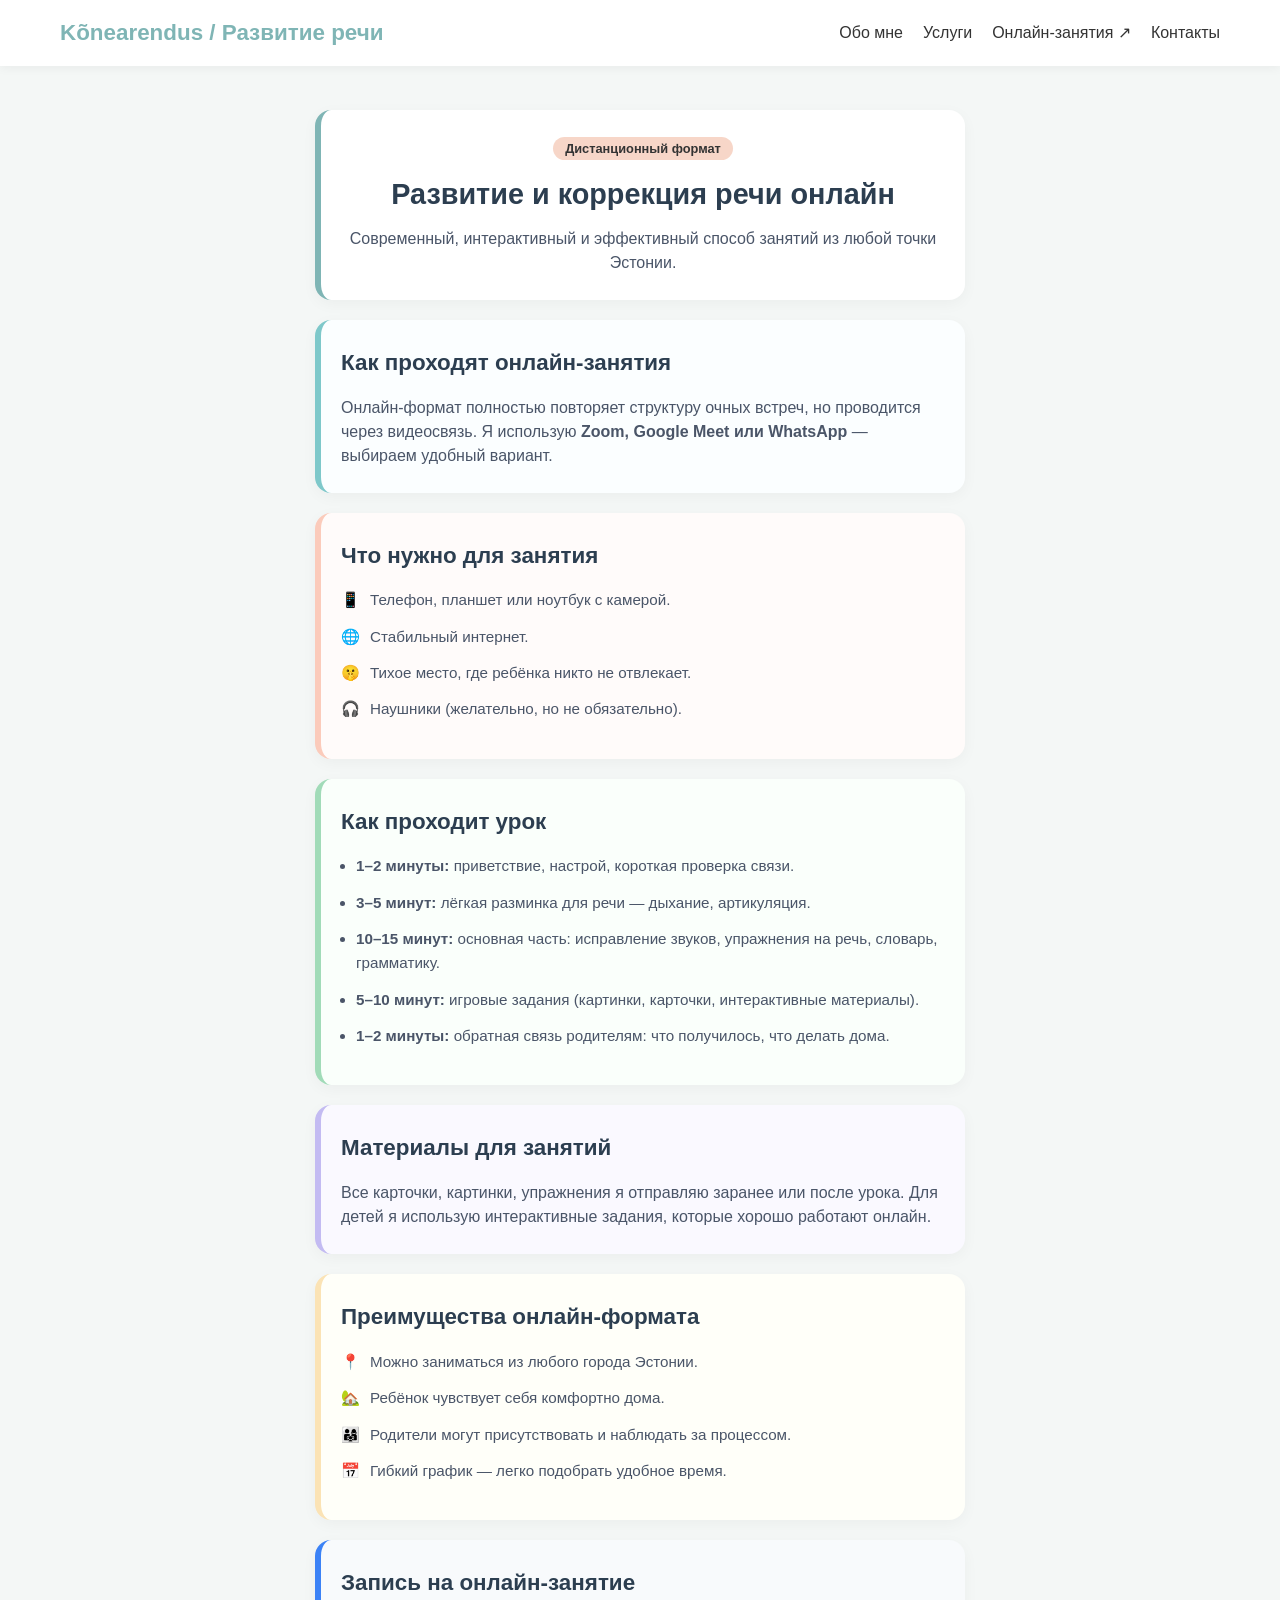
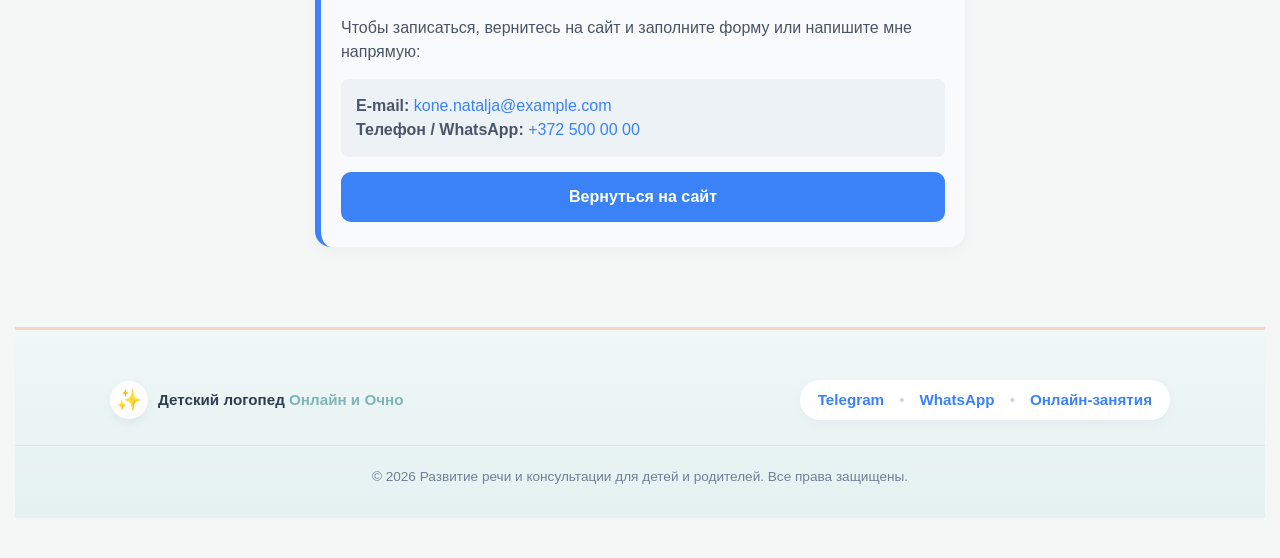
<file: online.html>
<!DOCTYPE html>
<html lang="ru">
<head>
    <meta charset="UTF-8">
    <meta name="viewport" content="width=device-width, initial-scale=1.0">
    <title>Онлайн-занятия | Специалист Наталья</title>
    <!-- Подключаем внешние стили -->
    <link rel="stylesheet" href="style.css">
</head>
<body class="online-page-body">

    <!-- Единая шапка навигации -->
    <header>
        <nav class="nav-container">
            <a href="index.html" class="logo">Kõnearendus / Развитие речи</a>
            <ul class="nav-links">
                <li><a href="index.html#about">Обо мне</a></li>
                <li><a href="index.html#services">Услуги</a></li>
                <li><a href="online.html">Онлайн-занятия ↗</a></li>
                <li><a href="index.html#contact">Контакты</a></li>
            </ul>
        </nav>
    </header>

    <!-- Основной контейнер для карточек (мобильный формат) -->
    <main class="online-mobile-container">

        <!-- Блок 1: Главный заголовок -->
        <div class="mobile-card card-hero">
            <span class="badge">Дистанционный формат</span>
            <h1>Развитие и коррекция речи онлайн</h1>
            <p class="subtitle">Современный, интерактивный и эффективный способ занятий из любой точки Эстонии.</p>
        </div>

        <!-- Блок 2: Как проходят занятия -->
        <div class="mobile-card card-cyan">
            <h2>Как проходят онлайн-занятия</h2>
            <p>Онлайн-формат полностью повторяет структуру очных встреч, но проводится через видеосвязь. Я использую <strong>Zoom, Google Meet или WhatsApp</strong> — выбираем удобный вариант.</p>
        </div>

        <!-- Блок 3: Что нужно для занятий -->
        <div class="mobile-card card-peach">
            <h2>Что нужно для занятия</h2>
            <ul class="bullet-list">
                <li><span>📱</span> Телефон, планшет или ноутбук с камерой.</li>
                <li><span>🌐</span> Стабильный интернет.</li>
                <li><span>🤫</span> Тихое место, где ребёнка никто не отвлекает.</li>
                <li><span>🎧</span> Наушники (желательно, но не обязательно).</li>
            </ul>
        </div>

        <!-- Блок 4: Как проходит урок по минутам -->
        <div class="mobile-card card-mint">
            <h2>Как проходит урок</h2>
            <ul class="timeline-list">
                <li><strong>1–2 минуты:</strong> приветствие, настрой, короткая проверка связи.</li>
                <li><strong>3–5 минут:</strong> лёгкая разминка для речи — дыхание, артикуляция.</li>
                <li><strong>10–15 минут:</strong> основная часть: исправление звуков, упражнения на речь, словарь, грамматику.</li>
                <li><strong>5–10 минут:</strong> игровые задания (картинки, карточки, интерактивные материалы).</li>
                <li><strong>1–2 минуты:</strong> обратная связь родителям: что получилось, что делать дома.</li>
            </ul>
        </div>

        <!-- Блок 5: Материалы для занятий -->
        <div class="mobile-card card-lavender">
            <h2>Материалы для занятий</h2>
            <p>Все карточки, картинки, упражнения я отправляю заранее или после урока. Для детей я использую интерактивные задания, которые хорошо работают онлайн.</p>
        </div>

        <!-- Блок 6: Преимущества -->
        <div class="mobile-card card-yellow">
            <h2>Преимущества онлайн-формата</h2>
            <ul class="bullet-list">
                <li><span>📍</span> Можно заниматься из любого города Эстонии.</li>
                <li><span>🏡</span> Ребёнок чувствует себя комфортно дома.</li>
                <li><span>👨‍👩‍👧</span> Родители могут присутствовать и наблюдать за процессом.</li>
                <li><span>📅</span> Гибкий график — легко подобрать удобное время.</li>
            </ul>
        </div>

        <!-- Блок 7: Запись на занятие -->
        <div class="mobile-card card-contact">
            <h2>Запись на онлайн-занятие</h2>
            <p>Чтобы записаться, вернитесь на сайт и заполните форму или напишите мне напрямую:</p>
            <div class="direct-contacts">
                <p><strong>E-mail:</strong> <a href="mailto:kone.natalja@example.com">kone.natalja@example.com</a></p>
                <p><strong>Телефон / WhatsApp:</strong> <a href="tel:+3725000000">+372 500 00 00</a></p>
            </div>
            <a href="index.html" class="back-btn-blue">Вернуться на сайт</a>
        </div>

    </main>
<footer class="footer-minimal">
    <div class="footer-container">
        <div class="footer-brand">
            <span class="footer-brand-icon">✨</span>
            <span>Детский логопед <em>Онлайн и Очно</em></span>
        </div>
        
        <div class="footer-contacts">
            <a href="https://t.me/your_telegram" target="_blank">Telegram</a>
            <span class="sep">•</span>
            <a href="https://wa.me/your_whatsapp" target="_blank">WhatsApp</a>
            <span class="sep">•</span>
            <a href="online.html">Онлайн-занятия</a>
        </div>
    </div>
    
    <div class="footer-bottom-text">
        © 2026 Развитие речи и консультации для детей и родителей. Все права защищены.
    </div>
</footer>

</body>
</html>
</file>
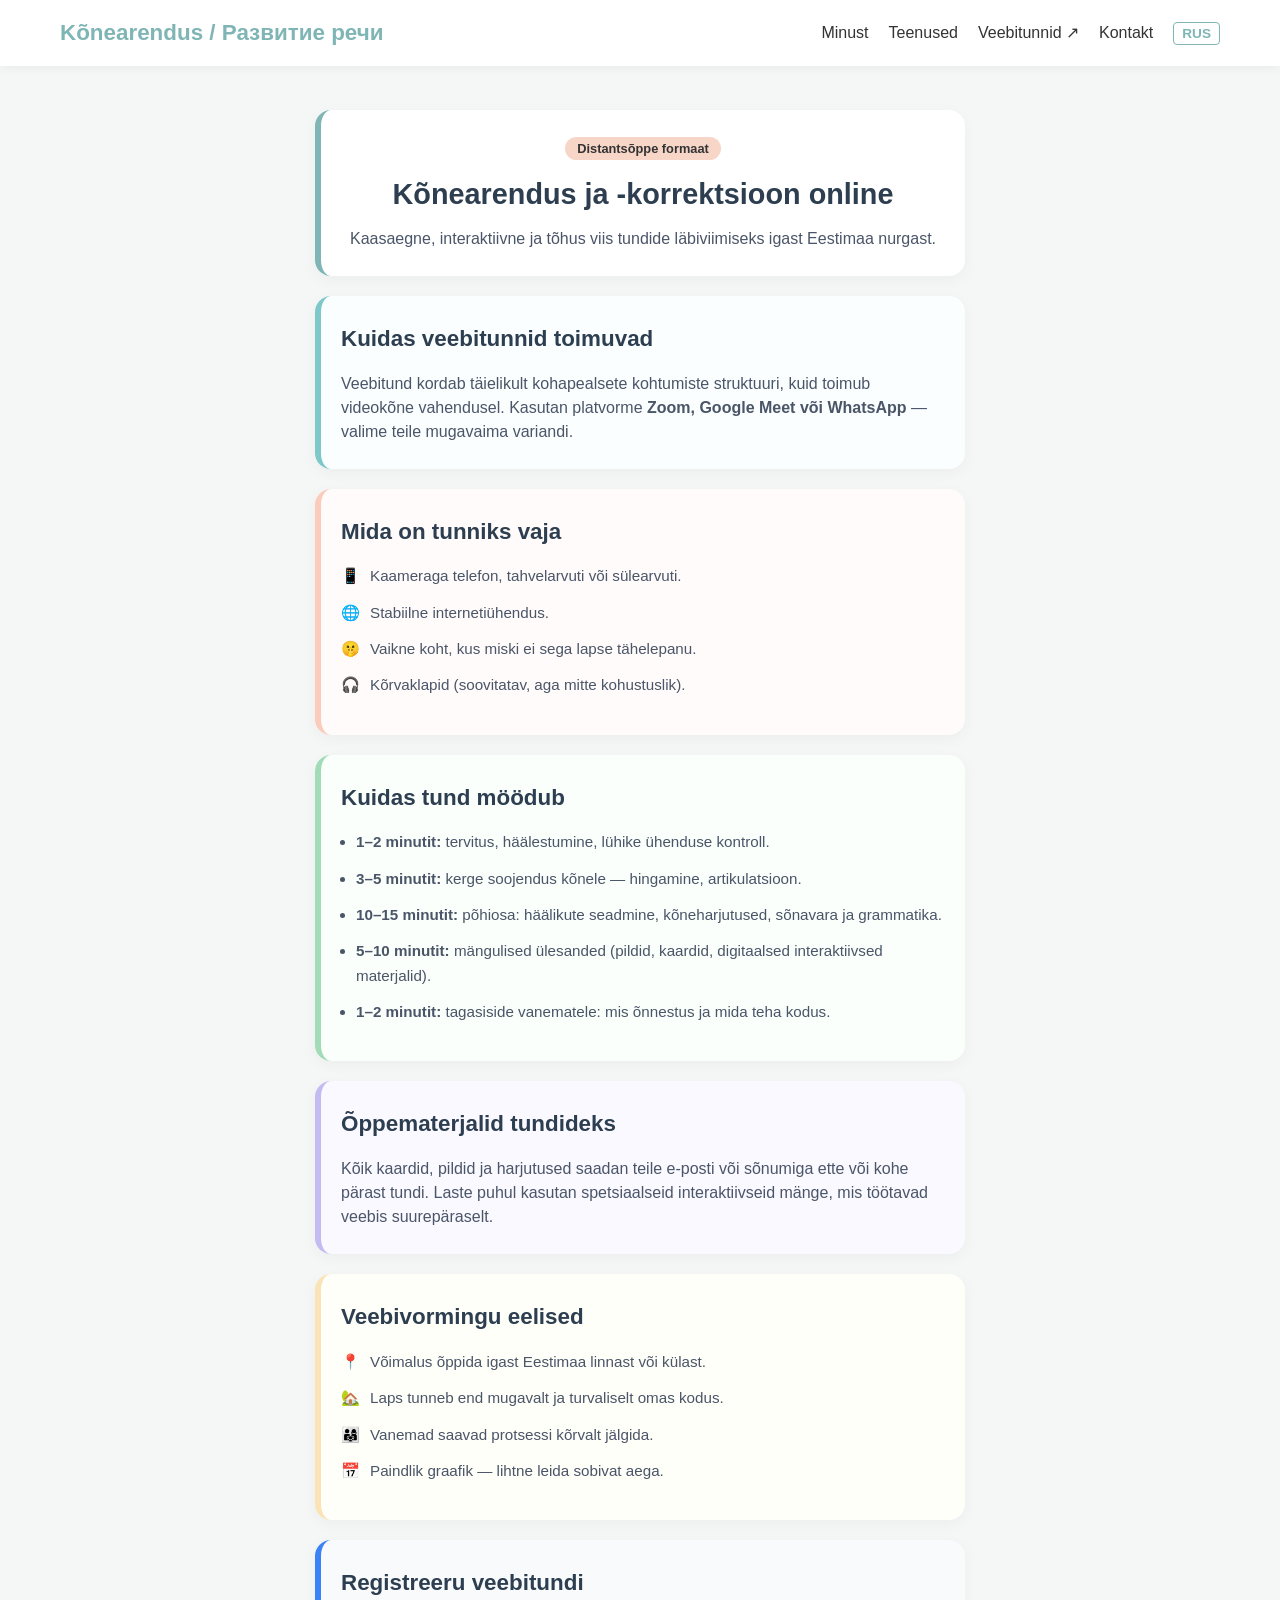
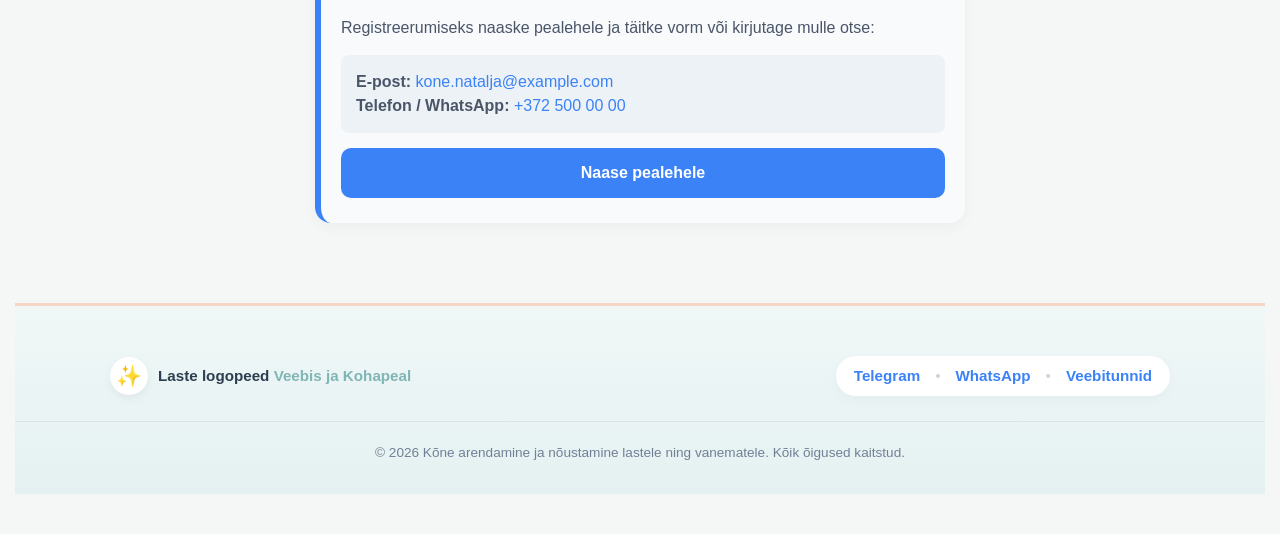
<file: online_ee.html>
<!DOCTYPE html>
<html lang="et">
<head>
    <meta charset="UTF-8">
    <meta name="viewport" content="width=device-width, initial-scale=1.0">
    <title>Veebitunnid | Spetsialist Tatjana</title>
    <!-- Прямое подключение файла стилей -->
    <link rel="stylesheet" href="style.css">
</head>
<body class="online-page-body">

    <!-- Ühtne navigatsiooniriba (Исправленная шапка для правильных переходов) -->
    <header>
        <nav class="nav-container">
            <a href="index_ee.html" class="logo">Kõnearendus / Развитие речи</a>
            <ul class="nav-links">
                <li><a href="index_ee.html#about">Minust</a></li>
                <li><a href="index_ee.html#services">Teenused</a></li>
                <li><a href="online_ee.html">Veebitunnid ↗</a></li>
                <li><a href="index_ee.html#contact">Kontakt</a></li>
                <!-- Keelevahetus (Переключение на русский онлайн напрямую) -->
                <li class="lang-switch"><a href="online.html"><strong>RUS</strong></a></li>
            </ul>
        </nav>
    </header>

    <!-- Kaunid mobiilsed kaardid (Красочные карточки-блоки) -->
    <main class="online-mobile-container">

        <!-- Plokk 1: Pealkiri -->
        <div class="mobile-card card-hero">
            <span class="badge">Distantsõppe formaat</span>
            <h1>Kõnearendus ja -korrektsioon online</h1>
            <p class="subtitle">Kaasaegne, interaktiivne ja tõhus viis tundide läbiviimiseks igast Eestimaa nurgast.</p>
        </div>

        <!-- Plokk 2: Kuidas kohtumised toimuvad -->
        <div class="mobile-card card-cyan">
            <h2>Kuidas veebitunnid toimuvad</h2>
            <p>Veebitund kordab täielikult kohapealsete kohtumiste struktuuri, kuid toimub videokõne vahendusel. Kasutan platvorme <strong>Zoom, Google Meet või WhatsApp</strong> — valime teile mugavaima variandi.</p>
        </div>

        <!-- Plokk 3: Mida on vaja alustamiseks -->
        <div class="mobile-card card-peach">
            <h2>Mida on tunniks vaja</h2>
            <ul class="bullet-list">
                <li><span>📱</span> Kaameraga telefon, tahvelarvuti või sülearvuti.</li>
                <li><span>🌐</span> Stabiilne internetiühendus.</li>
                <li><span>🤫</span> Vaikne koht, kus miski ei sega lapse tähelepanu.</li>
                <li><span>🎧</span> Kõrvaklapid (soovitatav, aga mitte kohustuslik).</li>
            </ul>
        </div>

        <!-- Plokk 4: Tunni kava minutite kaupa -->
        <div class="mobile-card card-mint">
            <h2>Kuidas tund möödub</h2>
            <ul class="timeline-list">
                <li><strong>1–2 minutit:</strong> tervitus, häälestumine, lühike ühenduse kontroll.</li>
                <li><strong>3–5 minutit:</strong> kerge soojendus kõnele — hingamine, artikulatsioon.</li>
                <li><strong>10–15 minutit:</strong> põhiosa: häälikute seadmine, kõneharjutused, sõnavara ja grammatika.</li>
                <li><strong>5–10 minutit:</strong> mängulised ülesanded (pildid, kaardid, digitaalsed interaktiivsed materjalid).</li>
                <li><strong>1–2 minutit:</strong> tagasiside vanematele: mis õnnestus ja mida teha kodus.</li>
            </ul>
        </div>

        <!-- Plokk 5: Õppematerjalid -->
        <div class="mobile-card card-lavender">
            <h2>Õppematerjalid tundideks</h2>
            <p>Kõik kaardid, pildid ja harjutused saadan teile e-posti või sõnumiga ette või kohe pärast tundi. Laste puhul kasutan spetsiaalseid interaktiivseid mänge, mis töötavad veebis suurepäraselt.</p>
        </div>

        <!-- Plokk 6: Eelised -->
        <div class="mobile-card card-yellow">
            <h2>Veebivormingu eelised</h2>
            <ul class="bullet-list">
                <li><span>📍</span> Võimalus õppida igast Eestimaa linnast või külast.</li>
                <li><span>🏡</span> Laps tunneb end mugavalt ja turvaliselt omas kodus.</li>
                <li><span>👨‍👩‍👧</span> Vanemad saavad protsessi kõrvalt jälgida.</li>
                <li><span>📅</span> Paindlik graafik — lihtne leida sobivat aega.</li>
            </ul>
        </div>

        <!-- Plokk 7: Registreerumine -->
        <div class="mobile-card card-contact">
            <h2>Registreeru veebitundi</h2>
            <p>Registreerumiseks naaske pealehele ja täitke vorm või kirjutage mulle otse:</p>
            <div class="direct-contacts">
                <p><strong>E-post:</strong> <a href="mailto:kone.natalja@example.com">kone.natalja@example.com</a></p>
                <p><strong>Telefon / WhatsApp:</strong> <a href="tel:+3725000000">+372 500 00 00</a></p>
            </div>
            <!-- Ссылка ведет прямо на эстонскую главную -->
            <a href="index_ee.html" class="back-btn-blue">Naase pealehele</a>
        </div>

    </main>
<footer class="footer-minimal">
    <div class="footer-container">
        <div class="footer-brand">
            <span class="footer-brand-icon">✨</span>
            <span>Laste logopeed <em>Veebis ja Kohapeal</em></span>
        </div>
        
        <div class="footer-contacts">
            <a href="https://t.me/your_telegram" target="_blank">Telegram</a>
            <span class="sep">•</span>
            <a href="https://wa.me/your_whatsapp" target="_blank">WhatsApp</a>
            <span class="sep">•</span>
            <a href="online-et.html">Veebitunnid</a>
        </div>
    </div>
    
    <div class="footer-bottom-text">
        © 2026 Kõne arendamine ja nõustamine lastele ning vanematele. Kõik õigused kaitstud.
    </div>
</footer>
</body>
</html>
</file>
<file: style.css>
/* ==========================================
   1. ОБЩИЕ СТИЛИ, ПЕРЕМЕННЫЕ И СБРОС (RESET)
   ========================================== */
:root {
    --primary-color: #7fb5b5;     /* Мягкий бирюзовый (основной) */
    --primary-hover: #6aa3a3;     /* Бирюзовый чуть темнее (для ховеров) */
    --secondary-color: #f7d6c8;   /* Пастельный персиковый */
    --dark-title: #2c3e50;        /* Глубокий сине-серый для заголовков */
    --text-color: #333333;        /* Основной текст */
    --bg-color: #faf8f5;          /* Теплый пастельный фон сайта */
}

* {
    box-sizing: border-box;
    margin: 0;
    padding: 0;
}

html {
    scroll-behavior: smooth;
}

body {
    background-color: var(--bg-color);
    color: var(--text-color);
    font-family: 'Segoe UI', Tahoma, Geneva, Verdana, sans-serif;
    line-height: 1.6;
}

/* ==========================================
   2. ШАПКА И НАВИГАЦИЯ (HEADER & NAV)
   ========================================== */
header {
    background-color: #ffffff;
    position: fixed;
    width: 100%;
    top: 0;
    left: 0;
    z-index: 1000;
    box-shadow: 0 2px 10px rgba(0, 0, 0, 0.05);
}

.nav-container {
    max-width: 1200px;
    margin: 0 auto;
    display: flex;
    justify-content: space-between;
    align-items: center;
    padding: 15px 20px;
}

.logo {
    font-size: 1.4rem;
    font-weight: bold;
    color: var(--primary-color);
    text-decoration: none;
}

.nav-links {
    display: flex;
    list-style: none;
    gap: 20px;
    align-items: center;
}

.nav-links a {
    text-decoration: none;
    color: var(--text-color);
    font-weight: 500;
    transition: color 0.3s ease;
}

.nav-links a:hover {
    color: var(--primary-color);
}

/* Иконка бургера для мобильных устройств */
.menu-burger {
    display: none;
}

/* ==========================================
   3. ГЛАВНЫЙ БАННЕР (HERO SECTION)
   ========================================== */
.hero {
    padding: 140px 20px 80px;
    background: linear-gradient(135deg, #eef7f7 0%, #fef6f2 100%);
    text-align: center;
}

.hero-content {
    max-width: 800px;
    margin: 0 auto;
}

.hero h1 {
    font-size: 2.5rem;
    margin-bottom: 20px;
    color: var(--dark-title);
}

.hero p {
    font-size: 1.2rem;
    margin-bottom: 30px;
    color: #666666;
}

.cta-button {
    display: inline-block;
    background-color: var(--primary-color);
    color: #ffffff;
    padding: 12px 30px;
    border-radius: 25px;
    text-decoration: none;
    font-weight: bold;
    transition: transform 0.3s ease, background-color 0.3s ease, box-shadow 0.3s ease;
}

.cta-button:hover {
    transform: translateY(-2px);
    background-color: var(--primary-hover);
    box-shadow: 0 5px 15px rgba(127, 181, 181, 0.3);
}

/* ==========================================
   4. ОБЩИЕ СТИЛИ ДЛЯ ВСЕХ СЕКЦИЙ И ЗАГОЛОВКОВ
   ========================================== */
section {
    padding: 80px 20px;
    max-width: 1200px;
    margin: 0 auto;
}

.section-title {
    text-align: center;
    font-size: 2rem;
    margin-bottom: 40px;
    position: relative;
    color: var(--dark-title);
}

.section-title::after {
    content: '';
    display: block;
    width: 50px;
    height: 3px;
    background-color: var(--secondary-color);
    margin: 10px auto 0;
}

/* ==========================================
   5. ФОРМА ОБРАТНОЙ СВЯЗИ (CONTACT FORM)
   ========================================== */
.feedback-section {
    display: flex;
    justify-content: center;
    align-items: center;
    padding: 60px 20px;
    width: 100%;
}

/* Карточка формы */
.feedback-card {
    background: #ffffff;
    max-width: 560px;
    width: 100%;
    padding: 40px 36px;
    border-radius: 20px;
    box-shadow: 0 10px 30px rgba(0, 0, 0, 0.06), 0 1px 3px rgba(0, 0, 0, 0.04);
    border: 1px solid #e2e8f0;
    transition: transform 0.3s ease, box-shadow 0.3s ease;
}

.feedback-card:hover {
    box-shadow: 0 15px 35px rgba(0, 0, 0, 0.08);
}

/* Заголовок и подзаголовок */
.feedback-header {
    text-align: center;
    margin-bottom: 28px;
}

.feedback-header h2 {
    margin: 0 0 10px 0;
    font-size: 24px;
    font-weight: 700;
    color: var(--dark-title);
    letter-spacing: -0.5px;
}

.feedback-header p {
    margin: 0;
    font-size: 15px;
    color: #718096;
    line-height: 1.5;
}

.feedback-header a {
    color: var(--primary-color);
    text-decoration: none;
    font-weight: 600;
}

.feedback-header a:hover {
    text-decoration: underline;
}

/* Поля ввода */
.feedback-form .form-group {
    margin-bottom: 20px;
    text-align: left;
}

.feedback-form label {
    display: block;
    font-size: 14px;
    font-weight: 600;
    color: #4a5568;
    margin-bottom: 8px;
}

.feedback-form input[type="text"],
.feedback-form input[type="email"],
.feedback-form textarea {
    width: 100%;
    padding: 12px 16px;
    font-size: 15px;
    color: #2d3748;
    background-color: #f8fafc;
    border: 1.5px solid #e2e8f0;
    border-radius: 12px;
    outline: none;
    transition: all 0.25s ease;
    font-family: inherit;
}

.feedback-form input::placeholder,
.feedback-form textarea::placeholder {
    color: #a0aec0;
}

/* Эффект подсветки полей при нажатии */
.feedback-form input:focus,
.feedback-form textarea:focus {
    background-color: #ffffff;
    border-color: var(--primary-color);
    box-shadow: 0 0 0 4px rgba(127, 181, 181, 0.2);
}

.feedback-form textarea {
    resize: vertical;
    min-height: 110px;
}

/* Кнопка отправки */
.feedback-submit-btn {
    width: 100%;
    padding: 14px 20px;
    margin-top: 8px;
    font-size: 16px;
    font-weight: 600;
    color: #ffffff;
    background-color: var(--primary-color);
    border: none;
    border-radius: 12px;
    cursor: pointer;
    box-shadow: 0 4px 12px rgba(127, 181, 181, 0.3);
    transition: all 0.25s ease;
}

.feedback-submit-btn:hover {
    background-color: var(--primary-hover);
    box-shadow: 0 6px 16px rgba(127, 181, 181, 0.4);
    transform: translateY(-1px);
}

.feedback-submit-btn:active {
    transform: translateY(0);
    box-shadow: 0 2px 8px rgba(127, 181, 181, 0.3);
}

/* Адаптивность формы */
@media (max-width: 576px) {
    .feedback-card {
        padding: 28px 20px;
        border-radius: 16px;
    }
    
    .feedback-header h2 {
        font-size: 22px;
    }
}
 /* ==========================================
   6. ИНТЕРАКТИВНАЯ КАРТОЧКА-ССЫЛКА (УСЛУГИ)
   ========================================== */
.service-card-link {
    text-decoration: none;
    color: inherit;
    display: block;
}

.open-icon {
    font-size: 1rem;
    color: var(--primary-color);
    margin-left: 5px;
}

.click-hint {
    font-size: 0.8rem;
    color: #999999;
    font-style: italic;
    margin-top: 5px;
}

/* ==========================================
   7. МЕДИА-АДАПТИВНОСТЬ (ШАПКА И БУРГЕР-МЕНЮ)
   ========================================== */
@media (max-width: 768px) {
    /* Стили главного баннера на мобильных */
    .hero {
        padding: 120px 20px 60px;
    }
    .hero h1 {
        font-size: 1.8rem;
    }
    .hero p {
        font-size: 1rem;
    }

    /* --- Настройка мобильного выпадающего меню --- */
    .menu-burger {
        display: flex;
        flex-direction: column;
        justify-content: space-between;
        width: 28px;
        height: 20px;
        cursor: pointer;
        z-index: 1001;
    }

    .menu-burger span {
        display: block;
        height: 3px;
        width: 100%;
        background-color: var(--dark-title);
        border-radius: 3px;
        transition: all 0.3s ease;
    }

    /* Анимация бургера в "крестик" */
    .menu-burger.active span:nth-child(1) {
        transform: translateY(8.5px) rotate(45deg);
    }
    .menu-burger.active span:nth-child(2) {
        opacity: 0;
    }
    .menu-burger.active span:nth-child(3) {
        transform: translateY(-8.5px) rotate(-45deg);
    }

    /* Скрываем обычное меню и делаем его выдвижным */
    .nav-links {
        position: fixed;
        top: 0;
        right: -100%;
        width: 75%;
        max-width: 280px;
        height: 100vh;
        background-color: #ffffff;
        box-shadow: -5px 0 15px rgba(0, 0, 0, 0.1);
        display: flex;
        flex-direction: column;
        align-items: center;
        justify-content: center;
        gap: 25px;
        transition: right 0.3s ease-in-out;
        z-index: 1000;
    }

    .nav-links.active {
        right: 0 !important; /* Показываем меню при клике */
    }
}

/* ==========================================
   8. ПРЕМИАЛЬНЫЙ ДИЗАЙН "О СПЕЦИАЛИСТЕ"
   ========================================== */
.about-section-premium {
    position: relative;
    padding: 100px 20px;
    background-color: #ffffff;
    overflow: hidden;
}

.decor-blob {
    position: absolute;
    border-radius: 50%;
    filter: blur(60px);
    opacity: 0.5;
    z-index: 1;
}

.blob-1 {
    width: 300px;
    height: 300px;
    background-color: #eef7f7;
    top: -50px;
    left: -100px;
}

.blob-2 {
    width: 250px;
    height: 250px;
    background-color: #fff2ec;
    bottom: -50px;
    right: -50px;
}

.about-premium-container {
    position: relative;
    z-index: 2;
    max-width: 1100px;
    margin: 0 auto;
    display: grid;
    grid-template-columns: 1fr 1.3fr;
    gap: 60px;
    align-items: center;
}

/* Визуальный бокс для фото */
.about-visual-box {
    position: relative;
    display: flex;
    justify-content: center;
    align-items: center;
}

.photo-frame-wrapper {
    position: relative;
    width: 300px;
    height: 360px;
}

.photo-frame-accent {
    position: absolute;
    width: 100%;
    height: 100%;
    border: 3px solid var(--primary-color);
    border-radius: 24px;
    top: 15px;
    left: 15px;
    z-index: 1;
}

.premium-photo-placeholder {
    position: absolute;
    width: 100%;
    height: 100%;
    background: linear-gradient(135deg, #f7d6c8 0%, #eef7f7 100%);
    border-radius: 24px;
    z-index: 2;
    display: flex;
    align-items: center;
    justify-content: center;
    font-size: 6rem;
    box-shadow: 0 20px 40px rgba(0, 0, 0, 0.06);
    overflow: hidden;
}

.premium-photo-placeholder img {
    width: 100%;
    height: 100%;
    object-fit: cover;
}

/* Адаптивность для блока "О специалисте" */
@media (max-width: 900px) {
    .about-premium-container {
        grid-template-columns: 1fr;
        gap: 40px;
        text-align: center;
    }
}

/* ==========================================
   9. КРАСОЧНЫЕ СЕКЦИИ СТРАНИЦЫ ОНЛАЙН (ONLINE)
   ========================================== */
.online-page-body {
    background-color: #f4f7f6;
    padding: 110px 15px 40px 15px;
}

.online-mobile-container {
    max-width: 650px;
    margin: 0 auto;
    display: flex;
    flex-direction: column;
    gap: 20px;
}

.mobile-card {
    background: #ffffff;
    border-radius: 16px;
    padding: 25px 20px;
    box-shadow: 0 4px 15px rgba(0, 0, 0, 0.04);
    border-left: 6px solid #cccccc;
    transition: transform 0.2s ease;
}

.mobile-card:hover {
    transform: translateY(-2px);
}

.mobile-card h2 {
    font-size: 1.4rem;
    color: var(--dark-title);
    margin-bottom: 15px;
}

.mobile-card p {
    color: #4a5568;
    font-size: 1rem;
    line-height: 1.5;
}

.card-hero { border-left-color: var(--primary-color); text-align: center; }
.card-hero h1 { font-size: 1.8rem; color: var(--dark-title); margin: 10px 0; }
.card-hero .badge { background: var(--secondary-color); padding: 4px 12px; border-radius: 12px; font-size: 0.8rem; font-weight: bold; }

.card-cyan { border-left-color: #7ec8ca; background: #fbfeff; }
.card-peach { border-left-color: #fbcbbb; background: #fffbfa; }
.card-mint { border-left-color: #a1dbb8; background: #fafffb; }
.card-lavender { border-left-color: #c3bbf2; background: #faf9ff; }
.card-yellow { border-left-color: #fbe3b5; background: #fffff9; }
.card-contact { border-left-color: #3b82f6; background: #f8fafc; }

.bullet-list { list-style: none; }
.bullet-list li { margin-bottom: 12px; font-size: 0.95rem; display: flex; align-items: flex-start; gap: 10px; color: #4a5568; }

.timeline-list { padding-left: 15px; color: #4a5568; }
.timeline-list li { margin-bottom: 12px; font-size: 0.95rem; }

.direct-contacts {
    margin: 15px 0;
    background: #edf2f7;
    padding: 15px;
    border-radius: 8px;
}

.direct-contacts a { color: #3b82f6; text-decoration: none; font-weight: 500; }

.back-btn-blue {
    display: block;
    text-align: center;
    background-color: #3b82f6;
    color: #ffffff;
    padding: 12px;
    border-radius: 10px;
    text-decoration: none;
    font-weight: bold;
    margin-top: 15px;
    transition: background-color 0.2s ease;
}

.back-btn-blue:hover { background-color: #2563eb; }

/* ==========================================
   12. ДЕТАЛИ КОНТЕНТА "О СПЕЦИАЛИСТЕ" (ИНДЕКС)
   ========================================== */
.floating-badge {
    position: absolute;
    bottom: 30px;
    left: -20px;
    background: #ffffff;
    padding: 12px 20px;
    border-radius: 50px;
    box-shadow: 0 10px 25px rgba(0, 0, 0, 0.08);
    display: flex;
    align-items: center;
    gap: 10px;
    z-index: 3;
}

.badge-icon {
    font-size: 1.2rem;
    background: #eef7f7;
    padding: 5px;
    border-radius: 50%;
}

.badge-text {
    font-size: 0.85rem;
    font-weight: bold;
    color: var(--dark-title);
    white-space: nowrap;
}

.section-subtitle-premium {
    display: inline-block;
    color: var(--primary-color);
    font-weight: 700;
    text-transform: uppercase;
    font-size: 0.85rem;
    letter-spacing: 2px;
    margin-bottom: 10px;
}

.section-title-left {
    font-size: 2.2rem;
    color: var(--dark-title);
    line-height: 1.3;
    margin-bottom: 20px;
}

.about-accent-lead {
    font-size: 1.15rem;
    color: #4a5568;
    line-height: 1.6;
    margin-bottom: 20px;
    border-left: 4px solid var(--secondary-color);
    padding-left: 15px;
}

.about-text-narrative p {
    color: #555555;
    font-size: 1rem;
    line-height: 1.6;
    margin-bottom: 15px;
}

/* Настольные счетчики преимуществ */
.about-mini-stats {
    display: flex;
    gap: 30px;
    margin-top: 30px;
    padding-top: 25px;
    border-top: 1px solid #eeeeee;
}

.stat-item {
    display: flex;
    flex-direction: column;
}

.stat-num {
    font-size: 1.8rem;
    font-weight: 800;
    color: var(--primary-color);
}

.stat-desc {
    font-size: 0.85rem;
    color: #718096;
    margin-top: 2px;
    line-height: 1.3;
}

/* ==========================================
   13. КАРТОЧКИ ФАКТОВ ВНИЗУ "О МНЕ"
   ========================================== */
.about-facts-premium-grid {
    display: grid;
    grid-template-columns: repeat(auto-fit, minmax(280px, 1fr));
    gap: 30px;
    margin-top: 60px;
    padding: 0 10px;
}

.fact-premium-card {
    background: #ffffff;
    padding: 35px 25px;
    border-radius: 20px;
    text-align: center;
    box-shadow: 0 10px 30px rgba(0, 0, 0, 0.02);
    transition: all 0.3s cubic-bezier(0.16, 1, 0.3, 1);
    position: relative;
    border: 1px solid rgba(0, 0, 0, 0.03);
}

.fact-premium-card:hover {
    transform: translateY(-5px);
    background: #ffffff;
}

.card-edu:hover { box-shadow: 0 15px 35px rgba(127, 181, 181, 0.2); border-color: var(--primary-color); }
.card-soft:hover { box-shadow: 0 15px 35px rgba(247, 214, 200, 0.4); border-color: var(--secondary-color); }
.card-lang:hover { box-shadow: 0 15px 35px rgba(126, 200, 202, 0.2); border-color: #7ec8ca; }

.fact-premium-icon {
    font-size: 2.5rem;
    margin-bottom: 15px;
    display: inline-block;
}

.fact-premium-card h4 {
    font-size: 1.25rem;
    color: var(--dark-title);
    margin-bottom: 12px;
}

.fact-premium-card p {
    font-size: 0.95rem;
    color: #5d6b76;
    line-height: 1.6;
}

/* ==========================================
   14. ПРЕМИАЛЬНАЯ СЕКЦИЯ УСЛУГ (SERVICES PREMIUM)
   ========================================== */
.services-premium-section {
    background: linear-gradient(180deg, #ffffff 0%, #f4f7f6 100%);
    padding: 100px 20px;
    max-width: 100%;
}

.section-wrapper {
    max-width: 1100px;
    margin: 0 auto;
}

.services-premium-grid {
    display: grid;
    grid-template-columns: repeat(auto-fit, minmax(48%, 1fr));
    gap: 30px;
    margin-top: 50px;
}

.service-premium-card {
    background: #ffffff;
    padding: 40px 30px;
    border-radius: 24px;
    box-shadow: 0 10px 30px rgba(0, 0, 0, 0.03);
    position: relative;
    overflow: hidden;
    display: flex;
    flex-direction: column;
    justify-content: space-between;
    transition: all 0.3s ease;
    border: 1px solid rgba(0, 0, 0, 0.02);
}

.services-premium-grid .service-premium-card:nth-child(even) {
    background: #fafcfc;
}

.service-premium-card:hover {
    transform: translateY(-4px);
    box-shadow: 0 15px 35px rgba(0, 0, 0, 0.06);
    background: #ffffff;
}

.service-num {
    position: absolute;
    top: -10px;
    right: 15px;
    font-size: 5.5rem;
    font-weight: 900;
    color: rgba(127, 181, 181, 0.06);
    user-select: none;
    font-family: Arial, sans-serif;
}

.service-premium-card h3 {
    font-size: 1.4rem;
    color: var(--dark-title);
    margin-bottom: 15px;
    padding-right: 40px;
}

.service-premium-card p {
    color: #626e7a;
    font-size: 0.98rem;
    line-height: 1.6;
    margin-bottom: 25px;
}

.price-tag {
    align-self: flex-start;
    background: #eef7f7;
    color: #4a8b8b;
    padding: 6px 16px;
    border-radius: 30px;
    font-weight: 700;
    font-size: 0.95rem;
}

/* Карточка-ссылка для Онлайн занятий */
.card-online-link {
    text-decoration: none;
    border: 2px dashed var(--primary-color);
    background: #ffffff !important;
}

.card-online-link:hover {
    border-style: solid;
    background: #fbfefe !important;
}

.open-premium-icon {
    color: var(--primary-color);
    font-size: 1.1rem;
}

.click-hint-premium {
    font-size: 0.8rem;
    color: #9aa7b3;
    font-style: italic;
    margin-bottom: 15px;
}

/* Переключатель языков */
.lang-switch a {
    color: var(--primary-color) !important;
    border: 1px solid var(--primary-color);
    padding: 3px 8px;
    border-radius: 4px;
    font-size: 0.85rem;
}

.lang-switch a:hover {
    background-color: var(--primary-color);
    color: #ffffff !important;
}

/* ==========================================
   15. СТИЛЬНЫЙ БЛОК ОТЗЫВОВ
   ========================================== */
.reviews-section {
    max-width: 800px;
    margin: 60px auto;
    padding: 0 20px;
}

.btn-review {
    display: inline-block;
    background-color: #2481cc;
    color: #ffffff;
    padding: 10px 20px;
    border-radius: 8px;
    text-decoration: none;
    font-weight: 600;
    margin-bottom: 24px;
    transition: background-color 0.2s ease;
}

.btn-review:hover {
    background-color: #1c6ba8;
}

.reviews-container {
    display: flex;
    flex-direction: column;
    gap: 16px;
}

.review-card {
    background: #f8f9fa;
    border: 1px solid #e9ecef;
    border-radius: 12px;
    padding: 18px 20px;
    box-shadow: 0 2px 4px rgba(0, 0, 0, 0.03);
}

.review-header {
    display: flex;
    justify-content: space-between;
    margin-bottom: 8px;
}

.review-author {
    font-weight: bold;
    color: var(--dark-title);
}

.review-rating {
    color: #ffb400;
}

.review-text {
    margin: 0;
    color: #555;
    line-height: 1.5;
}

.extra-review.hidden {
    display: none;
}

.more-reviews-wrapper {
    text-align: center;
    margin-top: 25px;
}

.btn-show-more {
    background-color: transparent;
    color: var(--primary-color);
    border: 2px solid var(--primary-color);
    padding: 10px 22px;
    border-radius: 25px;
    font-weight: 600;
    cursor: pointer;
    transition: all 0.2s ease;
}

.btn-show-more:hover {
    background-color: var(--primary-color);
    color: #ffffff;
}

/* /* ==========================================
   16. ДЕТСКИЙ ПРЕМИУМ-ФУТЕР (ТЕПЛЫЙ И ДРУЖЕЛЮБНЫЙ)
   ========================================== */
.footer-minimal {
    position: relative;
    background: linear-gradient(180deg, #f0f7f7 0%, #e5f1f1 100%);
    color: #4a5568;
    padding: 50px 0 30px 0;
    margin-top: 80px;
    font-size: 0.95rem;
    border-top: 3px solid var(--secondary-color);
}

.footer-minimal .footer-container {
    max-width: 1100px;
    margin: 0 auto;
    padding: 0 20px;
    display: flex;
    justify-content: space-between;
    align-items: center;
    flex-wrap: wrap;
    gap: 20px;
}

/* Блок с лого/названием и описанием */
.footer-brand {
    display: flex;
    align-items: center;
    gap: 10px;
    font-weight: 600;
    color: var(--dark-title);
}

.footer-brand-icon {
    font-size: 1.3rem;
    background: #ffffff;
    width: 38px;
    height: 38px;
    display: flex;
    align-items: center;
    justify-content: center;
    border-radius: 50%;
    box-shadow: 0 4px 10px rgba(0, 0, 0, 0.05);
}

.footer-minimal em {
    color: var(--primary-color);
    font-style: normal;
    font-weight: 600;
}

/* Ссылки и контакты */
.footer-minimal .footer-contacts {
    display: flex;
    align-items: center;
    gap: 15px;
    background: #ffffff;
    padding: 8px 18px;
    border-radius: 30px;
    box-shadow: 0 4px 12px rgba(0, 0, 0, 0.03);
}

.footer-minimal a {
    color: #3b82f6;
    text-decoration: none;
    font-weight: 600;
    transition: color 0.2s ease;
}

.footer-minimal a:hover {
    color: #1d4ed8;
    text-decoration: underline;
}

.footer-minimal .sep {
    color: #cbd5e1;
}

/* Копирайт внизу */
.footer-bottom-text {
    width: 100%;
    text-align: center;
    margin-top: 25px;
    padding-top: 20px;
    border-top: 1px solid rgba(0, 0, 0, 0.06);
    font-size: 0.85rem;
    color: #718096;
}

/* Мобильная адаптация для детского футера */
@media (max-width: 768px) {
    .footer-minimal {
        padding: 40px 0 25px 0;
    }

    .footer-minimal .footer-container {
        flex-direction: column;
        text-align: center;
        justify-content: center;
        gap: 18px;
    }

    .footer-brand {
        flex-direction: column;
        gap: 6px;
    }

    .footer-minimal .footer-contacts {
        flex-direction: column;
        gap: 8px;
        padding: 12px 20px;
        width: 100%;
        max-width: 300px;
    }

    .footer-minimal .sep {
        display: none; /* Скрываем разделители на мобильных, так как ссылки встают друг под друга */
    }
}


/* ==========================================
   17. АДАПТИВНОСТЬ ДЛЯ ПЛАНШЕТОВ И МОБИЛЬНЫХ
   ========================================== */
@media (max-width: 900px) {
    .about-premium-container {
        grid-template-columns: 1fr;
        gap: 50px;
    }
    
    .about-visual-box {
        margin-bottom: 20px;
    }
    
    .section-title-left {
        font-size: 1.8rem;
        text-align: center;
    }
    
    .section-subtitle-premium {
        display: block;
        text-align: center;
    }
    
    .about-mini-stats {
        justify-content: space-around;
        text-align: center;
    }

    .services-premium-grid {
        grid-template-columns: 1fr;
        gap: 20px;
    }
    
    .service-premium-card {
        padding: 30px 25px;
    }
}

@media (max-width: 600px) {
    .footer-minimal .footer-container {
        flex-direction: column;
        text-align: center;
        justify-content: center;
    }
}

@media (max-width: 480px) {
    .photo-frame-wrapper {
        width: 260px;
        height: 310px;
    }
    
    .floating-badge {
        left: 50%;
        transform: translateX(-50%);
        bottom: -15px;
        width: max-content;
    }
    
    .about-mini-stats {
        flex-direction: column;
        gap: 20px;
    }
    
    .mobile-card { 
        padding: 20px 15px; 
    }
    
    .mobile-card h2 { 
        font-size: 1.25rem; 
    }
    
    .card-hero h1 { 
        font-size: 1.5rem; 
    }
}
/* ==========================================
   19. ЛОКАЛИЗАЦИЯ И МЕТКИ (EESTI KEEL)
   ========================================== */
/* Стилизация активной кнопки языка */
.lang-switch .lang-active {
    background-color: var(--primary-color);
    color: #ffffff !important;
    font-weight: bold;
}

/* Настройки переносов длинных эстонских слов на мобильных */
.footer-minimal, 
.mobile-card {
    hyphens: auto;
    word-wrap: break-word;
}
</file>
